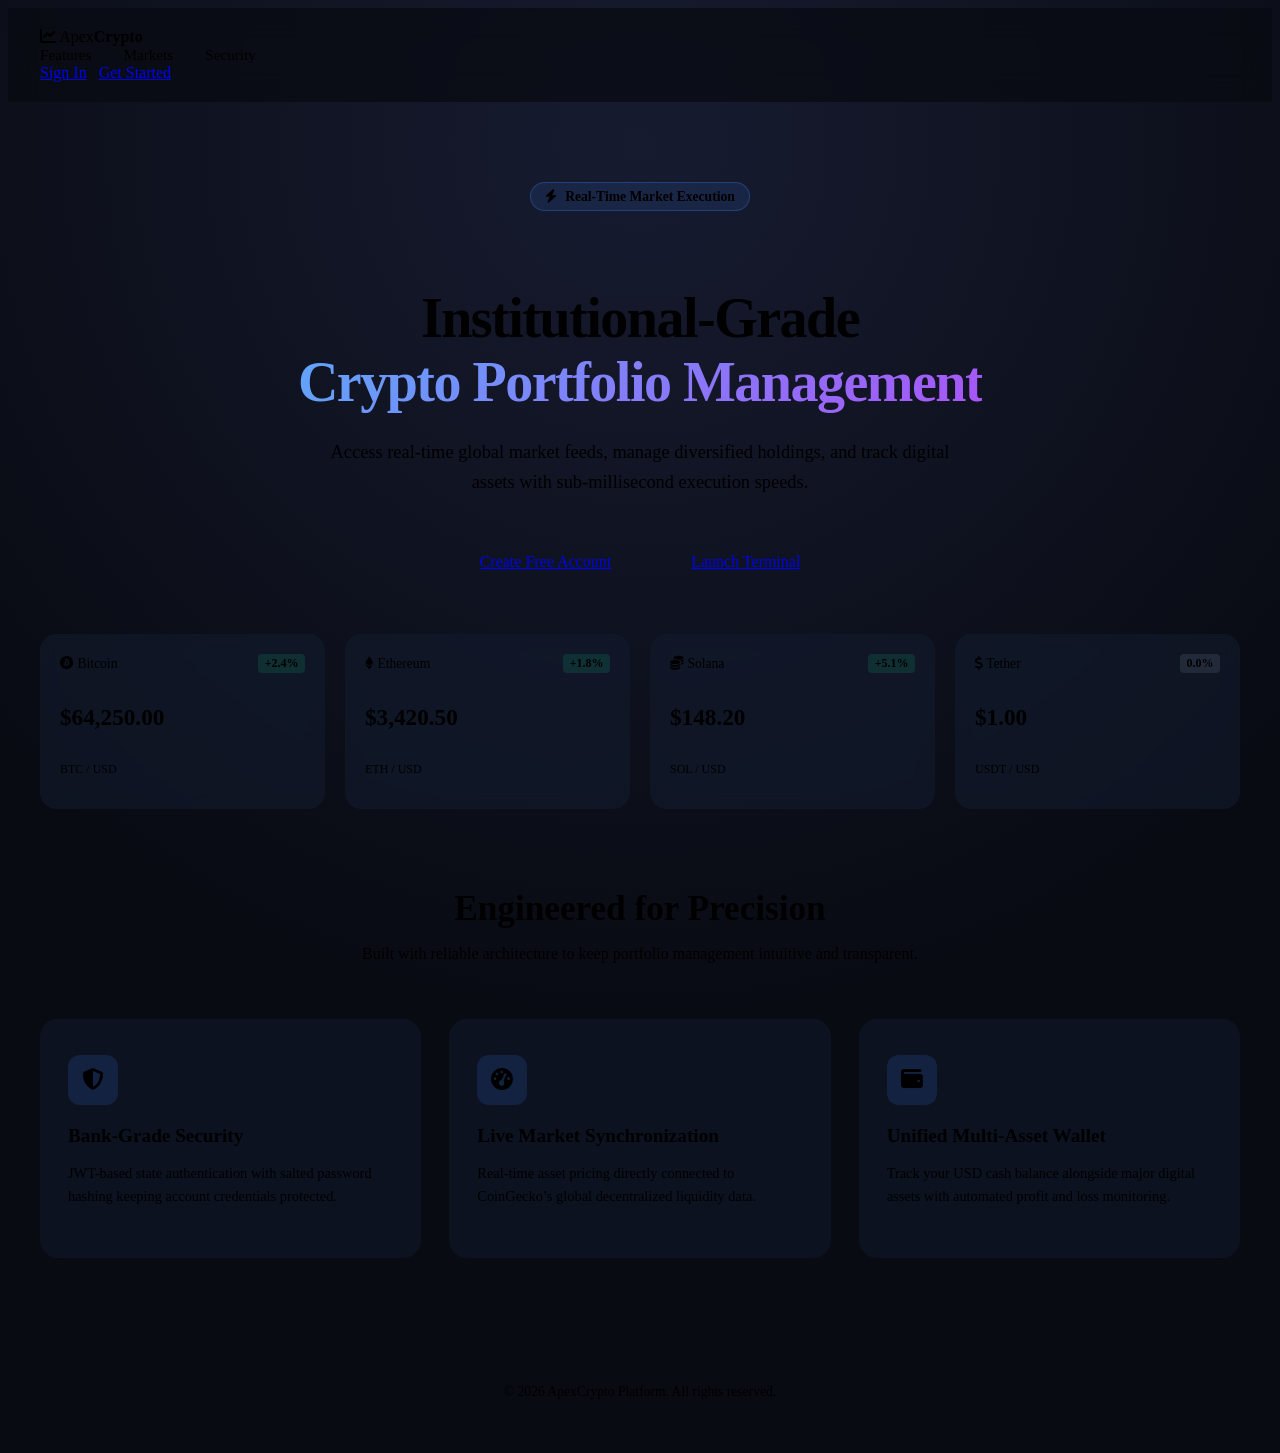
<file: index.html>
<!DOCTYPE html>
<html lang="en">
<head>
  <meta charset="UTF-8" />
  <meta name="viewport" content="width=device-width, initial-scale=1.0" />
  <title>ApexCrypto | Institutional Digital Asset Platform</title>
  <link rel="stylesheet" href="https://cdnjs.cloudflare.com/ajax/libs/font-awesome/6.4.0/css/all.min.css" />
  <link rel="stylesheet" href="css/style.css" />
</head>
<body class="landing-body">

  <!-- Top Announcement / Ticker Strip -->
  <header class="top-nav-container">
    <nav class="navbar landing-nav">
      <div class="brand">
        <i class="fas fa-chart-line brand-icon"></i>
        <span>Apex<strong>Crypto</strong></span>
      </div>
      <div class="nav-links">
        <a href="#features">Features</a>
        <a href="#markets">Markets</a>
        <a href="#security">Security</a>
      </div>
      <div class="nav-actions">
        <a href="login.html" class="btn btn-outline">Sign In</a>
        <a href="signup.html" class="btn btn-primary">Get Started</a>
      </div>
    </nav>
  </header>

  <!-- Hero Section -->
  <section class="landing-hero">
    <div class="hero-badge">
      <i class="fas fa-bolt"></i> Real-Time Market Execution
    </div>
    <h1 class="hero-title">
      Institutional-Grade <br />
      <span class="gradient-text">Crypto Portfolio Management</span>
    </h1>
    <p class="hero-subtitle">
      Access real-time global market feeds, manage diversified holdings, and track digital assets with sub-millisecond execution speeds.
    </p>
    <div class="hero-cta-group">
      <a href="signup.html" class="btn btn-primary btn-lg">Create Free Account</a>
      <a href="login.html" class="btn btn-outline btn-lg">Launch Terminal</a>
    </div>
  </section>

  <!-- Live Market Ticker Row -->
  <section id="markets" class="market-strip">
    <div class="market-card">
      <div class="market-card-top">
        <span><i class="fab fa-bitcoin text-gold"></i> Bitcoin</span>
        <span class="ticker-badge positive">+2.4%</span>
      </div>
      <h4 id="landing-btc">$64,250.00</h4>
      <p class="market-sub">BTC / USD</p>
    </div>

    <div class="market-card">
      <div class="market-card-top">
        <span><i class="fab fa-ethereum text-indigo"></i> Ethereum</span>
        <span class="ticker-badge positive">+1.8%</span>
      </div>
      <h4 id="landing-eth">$3,420.50</h4>
      <p class="market-sub">ETH / USD</p>
    </div>

    <div class="market-card">
      <div class="market-card-top">
        <span><i class="fas fa-coins text-cyan"></i> Solana</span>
        <span class="ticker-badge positive">+5.1%</span>
      </div>
      <h4 id="landing-sol">$148.20</h4>
      <p class="market-sub">SOL / USD</p>
    </div>

    <div class="market-card">
      <div class="market-card-top">
        <span><i class="fas fa-dollar-sign text-green"></i> Tether</span>
        <span class="ticker-badge neutral">0.0%</span>
      </div>
      <h4>$1.00</h4>
      <p class="market-sub">USDT / USD</p>
    </div>
  </section>

  <!-- Feature Highlights -->
  <section id="features" class="landing-section">
    <div class="section-heading">
      <h2>Engineered for Precision</h2>
      <p>Built with reliable architecture to keep portfolio management intuitive and transparent.</p>
    </div>

    <div class="features-grid">
      <div class="feature-box">
        <div class="feature-icon"><i class="fas fa-shield-halved"></i></div>
        <h3>Bank-Grade Security</h3>
        <p>JWT-based state authentication with salted password hashing keeping account credentials protected.</p>
      </div>

      <div class="feature-box">
        <div class="feature-icon"><i class="fas fa-gauge-high"></i></div>
        <h3>Live Market Synchronization</h3>
        <p>Real-time asset pricing directly connected to CoinGecko’s global decentralized liquidity data.</p>
      </div>

      <div class="feature-box">
        <div class="feature-icon"><i class="fas fa-wallet"></i></div>
        <h3>Unified Multi-Asset Wallet</h3>
        <p>Track your USD cash balance alongside major digital assets with automated profit and loss monitoring.</p>
      </div>
    </div>
  </section>

  <!-- Footer -->
  <footer class="landing-footer">
    <div class="footer-bottom">
      <p>&copy; 2026 ApexCrypto Platform. All rights reserved.</p>
    </div>
  </footer>

  <script src="js/config.js"></script>
  <script>
    // Fetch live prices on the landing page
    async function loadLandingPrices() {
      try {
        const res = await fetch(`${API_BASE_URL}/crypto/prices`);
        const data = await res.json();
        if (data.bitcoin?.usd) document.getElementById('landing-btc').textContent = `$${data.bitcoin.usd.toLocaleString()}`;
        if (data.ethereum?.usd) document.getElementById('landing-eth').textContent = `$${data.ethereum.usd.toLocaleString()}`;
        if (data.solana?.usd) document.getElementById('landing-sol').textContent = `$${data.solana.usd.toLocaleString()}`;
      } catch (err) {
        console.error('Could not refresh landing tickers', err);
      }
    }
    loadLandingPrices();
  </script>
</body>
</html>
</file>
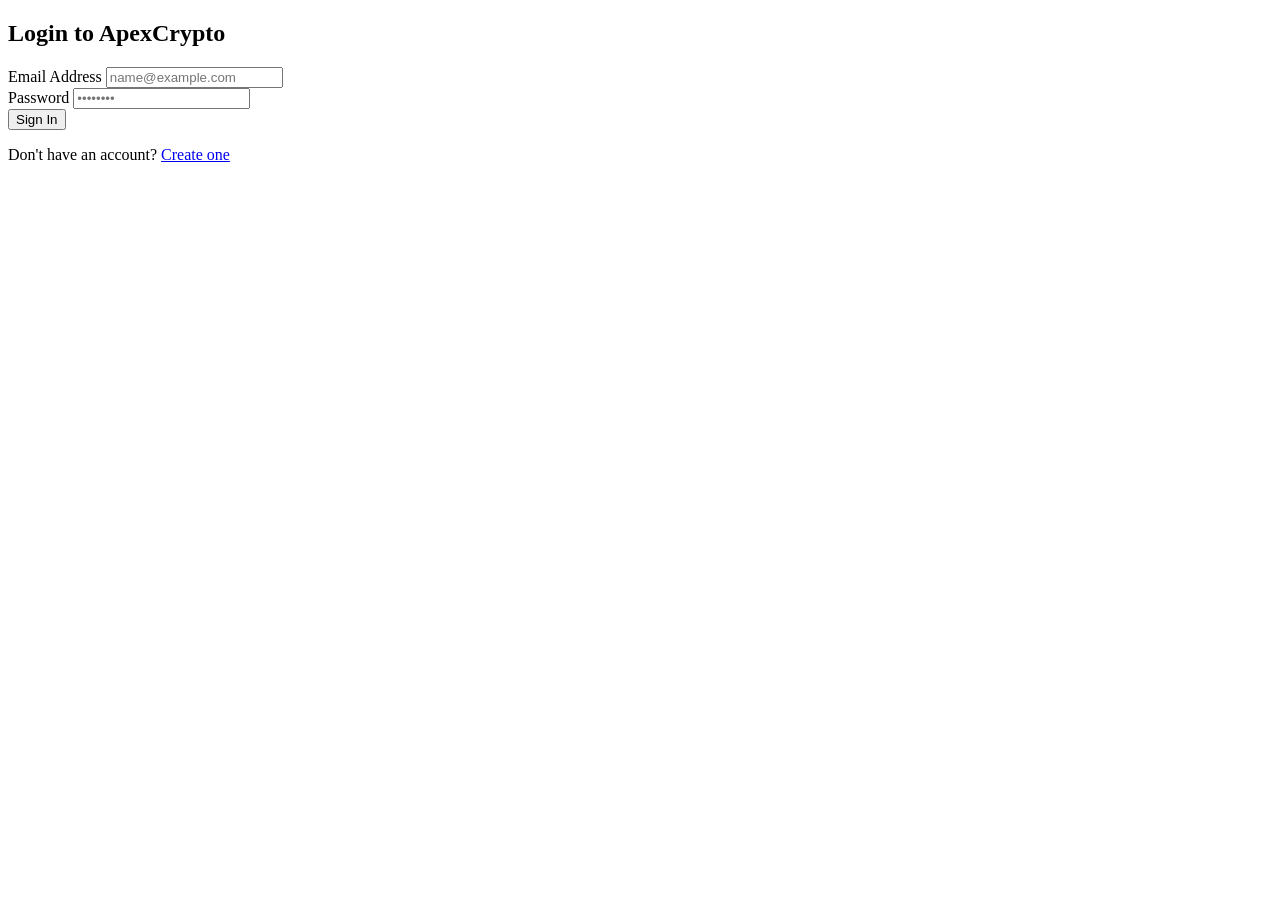
<file: dashboard.html>
<!DOCTYPE html>
<html lang="en">
<head>
  <meta charset="UTF-8" />
  <meta name="viewport" content="width=device-width, initial-scale=1.0" />
  <title>ApexCrypto | Institutional Trading & Investment</title>
  <link rel="stylesheet" href="https://cdnjs.cloudflare.com/ajax/libs/font-awesome/6.4.0/css/all.min.css" />
  <link rel="stylesheet" href="css/style.css" />
</head>
<body class="dashboard-body">

  <!-- Top Real-Time Ticker Bar -->
  <div class="crypto-ticker-bar">
    <div class="ticker-track">
      <span><i class="fab fa-bitcoin text-gold"></i> BTC/USD: <strong id="ticker-btc">$64,250.00</strong></span>
      <span><i class="fab fa-ethereum text-indigo"></i> ETH/USD: <strong id="ticker-eth">$3,420.50</strong></span>
      <span><i class="fas fa-coins text-cyan"></i> SOL/USD: <strong id="ticker-sol">$148.20</strong></span>
      <span><i class="fas fa-dollar-sign text-green"></i> USDT/USD: <strong>$1.00</strong></span>
    </div>
  </div>

  <div class="dashboard-wrapper">
    <!-- Left Navigation Sidebar -->
    <aside class="sidebar">
      <div class="brand">
        <i class="fas fa-chart-line brand-icon"></i>
        <span>Apex<strong>FX</strong></span>
      </div>

      <div class="user-preview">
        <div class="avatar"><i class="fas fa-user-shield"></i></div>
        <div class="user-meta">
          <h4 id="user-display-name">Trader</h4>
          <span id="kyc-pill" class="badge badge-unverified">KYC Unverified</span>
        </div>
      </div>

      <nav class="side-menu">
        <button class="nav-item active" data-tab="tab-overview"><i class="fas fa-wallet"></i> Overview</button>
        <button class="nav-item" data-tab="tab-trade"><i class="fas fa-exchange-alt"></i> Live Terminal</button>
        <button class="nav-item" data-tab="tab-deposit"><i class="fas fa-arrow-down"></i> Deposit</button>
        <button class="nav-item" data-tab="tab-withdraw"><i class="fas fa-arrow-up"></i> Withdraw</button>
        <button class="nav-item" data-tab="tab-kyc"><i class="fas fa-id-card"></i> Verify Account</button>
      </nav>

      <div class="sidebar-footer">
        <button id="logout-btn" class="btn-logout"><i class="fas fa-sign-out-alt"></i> Log Out</button>
      </div>
    </aside>

    <!-- Main Content Area -->
    <main class="main-viewport">
      
      <!-- TAB 1: OVERVIEW -->
      <section id="tab-overview" class="tab-content active">
        <div class="dashboard-header">
          <h2>Financial Dashboard</h2>
          <span class="date-badge" id="current-date">Live Session</span>
        </div>

        <!-- Metric Cards -->
        <div class="metrics-grid">
          <div class="metric-card">
            <span class="metric-label">Total Balance</span>
            <h3 id="cash-balance" class="metric-value">$10,000.00</h3>
            <span class="metric-badge positive">+4.2% this week</span>
          </div>
          <div class="metric-card">
            <span class="metric-label">Total Profit</span>
            <h3 class="metric-value text-green">$1,480.25</h3>
            <span class="metric-badge positive">All-Time Yield</span>
          </div>
          <div class="metric-card">
            <span class="metric-label">Active Trade Volume</span>
            <h3 class="metric-value text-cyan">$3,850.00</h3>
            <span class="metric-badge neutral">2 Live Orders</span>
          </div>
          <div class="metric-card">
            <span class="metric-label">Total Withdrawals</span>
            <h3 class="metric-value">$0.00</h3>
            <span class="metric-badge neutral">Processed</span>
          </div>
        </div>

        <!-- Chart + Holdings Section -->
        <div class="content-split">
          <div class="card chart-box">
            <div class="card-head">
              <h3>BTC/USDT Real-Time Market Feed</h3>
            </div>
            <!-- Embedded Lightweight TradingView Chart -->
            <div class="tradingview-widget-container" style="height: 380px; width: 100%;">
              <iframe 
                src="https://s.tradingview.com/widgetembed/?frameElementId=tradingview_7621c&symbol=BINANCE%3ABTCUSDT&interval=D&hidesidetoolbar=1&symboledit=1&saveimage=1&toolbarbg=f1f3f6&studies=%5B%5D&theme=dark&style=1&timezone=Etc%2FUTC&studies_overrides=%7B%7D&overrides=%7B%7D&enabled_features=%5B%5D&disabled_features=%5B%5D&locale=en" 
                style="width: 100%; height: 100%; border: none; border-radius: 12px;">
              </iframe>
            </div>
          </div>

          <div class="card">
            <div class="card-head">
              <h3>Portfolio Holdings</h3>
            </div>
            <table class="fx-table">
              <thead>
                <tr>
                  <th>Coin</th>
                  <th>Amount</th>
                  <th>Market Value</th>
                </tr>
              </thead>
              <tbody id="holdings-table-body">
                <tr><td colspan="3" style="text-align:center;">Loading holdings...</td></tr>
              </tbody>
            </table>
          </div>
        </div>
      </section>

      <!-- TAB 2: LIVE TRADE TERMINAL -->
      <section id="tab-trade" class="tab-content">
        <div class="dashboard-header">
          <h2>Order Execution Desk</h2>
        </div>
        <div class="card trade-station">
          <form id="trade-form">
            <div class="trade-grid">
              <div class="form-group">
                <label>Instrument</label>
                <select id="trade-coin">
                  <option value="bitcoin">Bitcoin (BTC/USD)</option>
                  <option value="ethereum">Ethereum (ETH/USD)</option>
                  <option value="solana">Solana (SOL/USD)</option>
                </select>
              </div>
              <div class="form-group">
                <label>Market Price</label>
                <input type="text" id="trade-price" readonly value="Loading..." />
              </div>
              <div class="form-group">
                <label>Trade Size (Units)</label>
                <input type="number" id="trade-amount" step="any" placeholder="0.05" required />
              </div>
            </div>
            <button type="submit" class="btn btn-primary btn-block">Place Instant Order</button>
          </form>
        </div>
      </section>

      <!-- TAB 3: DEPOSIT -->
      <section id="tab-deposit" class="tab-content">
        <div class="dashboard-header">
          <h2>Fund Your Account</h2>
        </div>
        <div class="card gateway-card">
          <div class="gateway-options">
            <button class="gateway-btn active" data-method="btc"><i class="fab fa-bitcoin"></i> Bitcoin</button>
            <button class="gateway-btn" data-method="usdt"><i class="fas fa-coins"></i> USDT (TRC-20)</button>
            <button class="gateway-btn" data-method="bank"><i class="fas fa-university"></i> Bank Wire</button>
          </div>
          <div id="deposit-instructions" class="gateway-content">
            <!-- Populated dynamically via dashboard.js -->
          </div>
        </div>
      </section>

      <!-- TAB 4: WITHDRAW -->
      <section id="tab-withdraw" class="tab-content">
        <div class="dashboard-header">
          <h2>Capital Withdrawal</h2>
        </div>
        <div class="card gateway-card">
          <form id="withdraw-form">
            <div class="form-group">
              <label>Withdrawal Channel</label>
              <select id="withdraw-method">
                <option value="btc">Bitcoin Network</option>
                <option value="usdt">Tether USD (TRC-20)</option>
                <option value="bank">Direct Wire Settlement</option>
              </select>
            </div>
            <div class="form-group">
              <label>Destination Address or Bank Account</label>
              <input type="text" id="withdraw-address" required placeholder="Enter destination wallet or account number" />
            </div>
            <div class="form-group">
              <label>Amount in USD</label>
              <input type="number" id="withdraw-amount" min="10" step="any" required placeholder="500.00" />
            </div>
            <button type="submit" class="btn btn-primary btn-block">Authorize Withdrawal</button>
          </form>
        </div>
      </section>

      <!-- TAB 5: KYC VERIFICATION -->
      <section id="tab-kyc" class="tab-content">
        <div class="dashboard-header">
          <h2>KYC & Regulatory Compliance</h2>
        </div>
        <div class="card gateway-card">
          <p class="section-desc">Submit your government-issued identification to unlock institutional withdrawal limits and full platform features.</p>
          <form id="kyc-form">
            <div class="form-group">
              <label>Document Class</label>
              <select id="kyc-doc-type">
                <option value="passport">International Passport</option>
                <option value="drivers_license">Driver's License</option>
                <option value="national_id">National Identity Card</option>
              </select>
            </div>
            <div class="form-group">
              <label>ID Document Number</label>
              <input type="text" id="kyc-doc-number" required placeholder="e.g. A9283710" />
            </div>
            <button type="submit" class="btn btn-primary btn-block">Submit Verification Credentials</button>
          </form>
        </div>
      </section>

    </main>
  </div>

  <script src="js/config.js"></script>
  <script src="js/dashboard.js"></script>
</body>
</html>
</file>
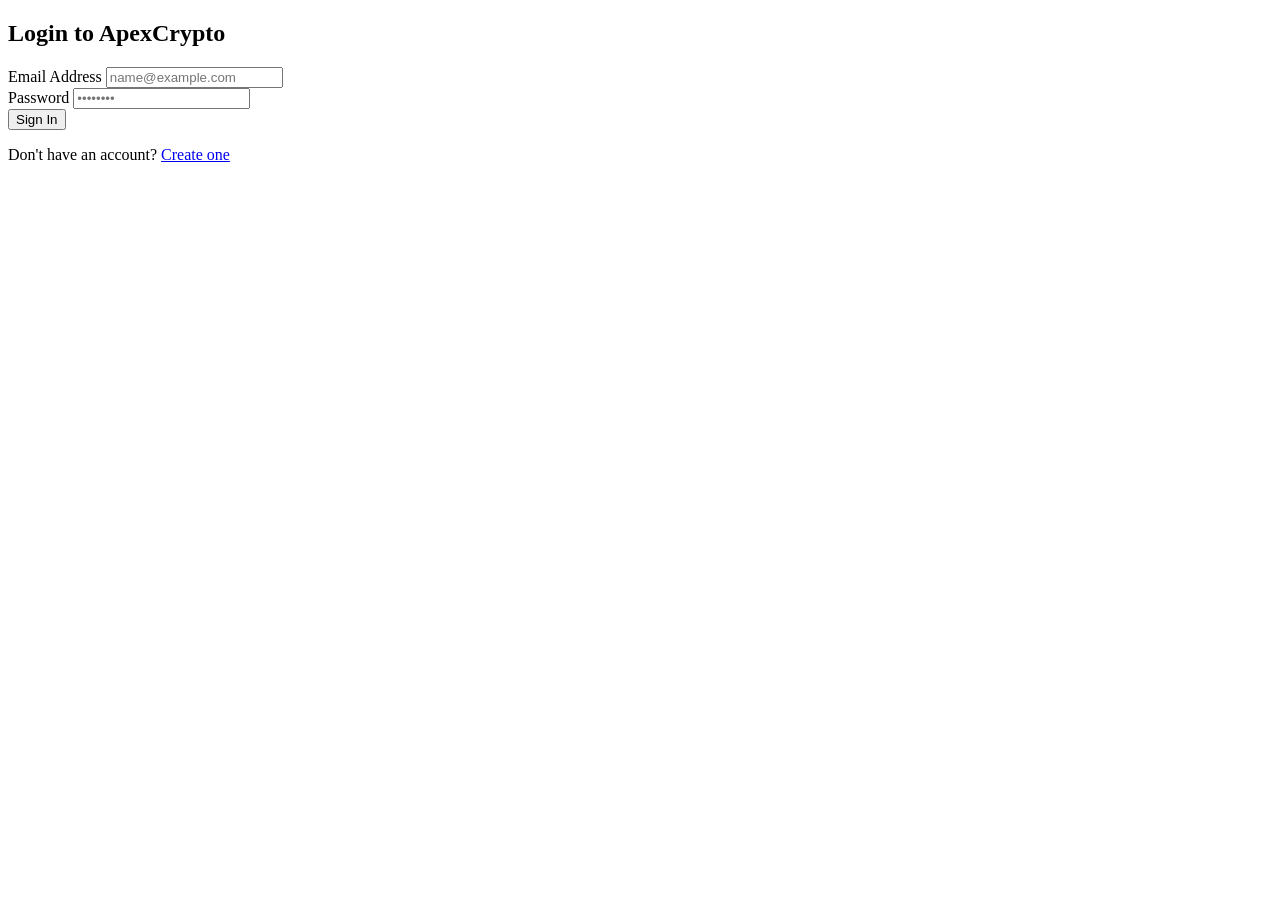
<file: login.html>
<!DOCTYPE html>
<html lang="en">
<head>
  <meta charset="UTF-8">
  <meta name="viewport" content="width=device-width, initial-scale=1.0">
  <title>ApexCrypto - Login</title>
  <link rel="stylesheet" href="css/style.css">
</head>
<body class="auth-body">
  <div class="auth-card">
    <h2>Login to ApexCrypto</h2>
    <form id="login-form">
      <div class="form-group">
        <label for="email">Email Address</label>
        <input type="email" id="email" required placeholder="name@example.com">
      </div>
      <div class="form-group">
        <label for="password">Password</label>
        <input type="password" id="password" required placeholder="••••••••">
      </div>
      <button type="submit" class="btn btn-primary">Sign In</button>
    </form>
    <p class="auth-footer">Don't have an account? <a href="signup.html">Create one</a></p>
  </div>

  <script src="js/config.js"></script>
  <script src="js/auth.js"></script>
</body>
</html>
</file>
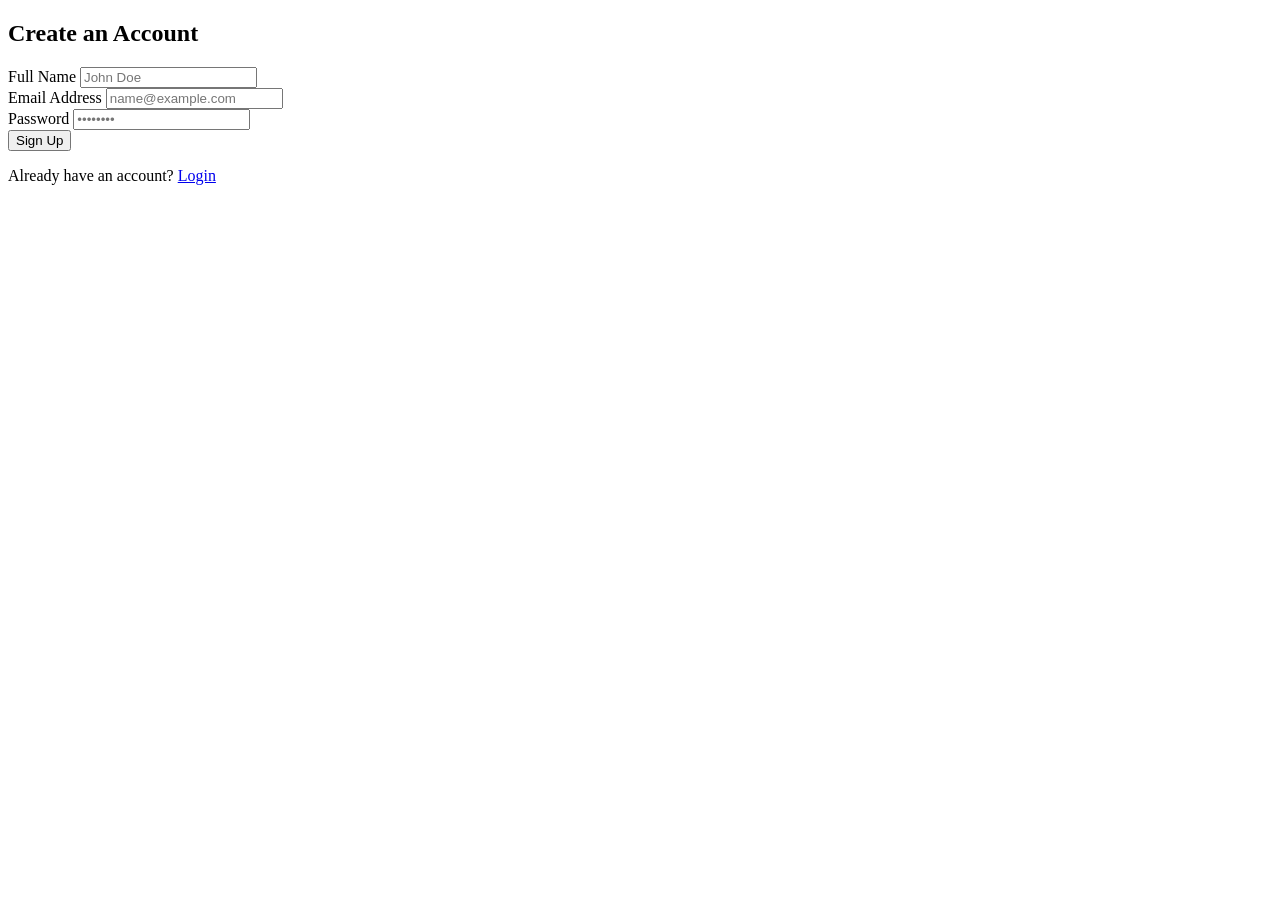
<file: signup.html>
<!DOCTYPE html>
<html lang="en">
<head>
  <meta charset="UTF-8">
  <meta name="viewport" content="width=device-width, initial-scale=1.0">
  <title>ApexCrypto - Register</title>
  <link rel="stylesheet" href="css/style.css">
</head>
<body class="auth-body">
  <div class="auth-card">
    <h2>Create an Account</h2>
    <form id="signup-form">
      <div class="form-group">
        <label for="name">Full Name</label>
        <input type="text" id="name" required placeholder="John Doe">
      </div>
      <div class="form-group">
        <label for="email">Email Address</label>
        <input type="email" id="email" required placeholder="name@example.com">
      </div>
      <div class="form-group">
        <label for="password">Password</label>
        <input type="password" id="password" required placeholder="••••••••">
      </div>
      <button type="submit" class="btn btn-primary">Sign Up</button>
    </form>
    <p class="auth-footer">Already have an account? <a href="login.html">Login</a></p>
  </div>

  <script src="js/config.js"></script>
  <script src="js/auth.js"></script>
</body>
</html>
</file>
<file: css/style.css>
/* Landing Specific Layout */
body.landing-body {
  background: radial-gradient(circle at 50% 10%, #171b30 0%, #080b12 60%);
  color: var(--text-primary);
  min-height: 100vh;
  display: block;
}

.top-nav-container {
  width: 100%;
  position: sticky;
  top: 0;
  z-index: 100;
  backdrop-filter: blur(16px);
  background: rgba(8, 11, 18, 0.75);
  border-bottom: 1px solid var(--border-color);
}

.landing-nav {
  max-width: 1200px;
  margin: 0 auto;
  padding: 1.25rem 2rem;
  background: transparent;
  border-bottom: none;
}

.nav-links {
  display: flex;
  gap: 2rem;
}

.nav-links a {
  color: var(--text-muted);
  text-decoration: none;
  font-weight: 500;
  font-size: 0.95rem;
  transition: color 0.2s;
}

.nav-links a:hover {
  color: #fff;
}

.nav-actions {
  display: flex;
  gap: 0.75rem;
}

/* Hero Section */
.landing-hero {
  max-width: 900px;
  margin: 5rem auto 3rem;
  text-align: center;
  padding: 0 1.5rem;
}

.hero-badge {
  display: inline-flex;
  align-items: center;
  gap: 0.5rem;
  background: rgba(59, 130, 246, 0.12);
  border: 1px solid rgba(59, 130, 246, 0.3);
  color: var(--primary);
  padding: 0.35rem 0.9rem;
  border-radius: 30px;
  font-size: 0.85rem;
  font-weight: 600;
  margin-bottom: 1.75rem;
}

.hero-title {
  font-size: 3.5rem;
  font-weight: 800;
  line-height: 1.15;
  letter-spacing: -1.5px;
  margin-bottom: 1.5rem;
}

.gradient-text {
  background: linear-gradient(135deg, #60a5fa 0%, #a855f7 100%);
  -webkit-background-clip: text;
  -webkit-text-fill-color: transparent;
}

.hero-subtitle {
  font-size: 1.15rem;
  color: var(--text-muted);
  max-width: 650px;
  margin: 0 auto 2.5rem;
  line-height: 1.6;
}

.hero-cta-group {
  display: flex;
  justify-content: center;
  gap: 1rem;
}

.btn-lg {
  padding: 0.95rem 2rem;
  font-size: 1rem;
}

/* Market Strip */
.market-strip {
  max-width: 1200px;
  margin: 2rem auto 5rem;
  padding: 0 1.5rem;
  display: grid;
  grid-template-columns: repeat(auto-fit, minmax(240px, 1fr));
  gap: 1.25rem;
}

.market-card {
  background: rgba(19, 27, 46, 0.6);
  border: 1px solid var(--border-color);
  backdrop-filter: blur(8px);
  padding: 1.25rem;
  border-radius: 16px;
  transition: transform 0.2s, border-color 0.2s;
}

.market-card:hover {
  transform: translateY(-3px);
  border-color: rgba(59, 130, 246, 0.4);
}

.market-card-top {
  display: flex;
  justify-content: space-between;
  align-items: center;
  font-size: 0.85rem;
  color: var(--text-muted);
  margin-bottom: 0.5rem;
}

.ticker-badge {
  font-size: 0.75rem;
  font-weight: 700;
  padding: 0.15rem 0.4rem;
  border-radius: 4px;
}

.ticker-badge.positive {
  background: rgba(16, 185, 129, 0.15);
  color: var(--accent-green);
}

.ticker-badge.neutral {
  background: rgba(148, 163, 184, 0.15);
  color: var(--text-muted);
}

.market-card h4 {
  font-size: 1.45rem;
  font-weight: 800;
}

.market-sub {
  font-size: 0.75rem;
  color: var(--text-muted);
  margin-top: 0.25rem;
}

/* Feature Grid */
.landing-section {
  max-width: 1200px;
  margin: 4rem auto;
  padding: 0 1.5rem;
}

.section-heading {
  text-align: center;
  margin-bottom: 3.5rem;
}

.section-heading h2 {
  font-size: 2.2rem;
  font-weight: 800;
  margin-bottom: 0.75rem;
}

.section-heading p {
  color: var(--text-muted);
  font-size: 1rem;
}

.features-grid {
  display: grid;
  grid-template-columns: repeat(auto-fit, minmax(300px, 1fr));
  gap: 1.75rem;
}

.feature-box {
  background: rgba(19, 27, 46, 0.5);
  border: 1px solid var(--border-color);
  padding: 2.25rem 1.75rem;
  border-radius: 18px;
}

.feature-icon {
  width: 50px;
  height: 50px;
  border-radius: 12px;
  background: rgba(59, 130, 246, 0.15);
  color: var(--primary);
  display: grid;
  place-items: center;
  font-size: 1.35rem;
  margin-bottom: 1.25rem;
}

.feature-box h3 {
  font-size: 1.2rem;
  margin-bottom: 0.65rem;
}

.feature-box p {
  color: var(--text-muted);
  font-size: 0.9rem;
  line-height: 1.6;
}

/* Landing Footer */
.landing-footer {
  border-top: 1px solid var(--border-color);
  padding: 2rem 1.5rem;
  text-align: center;
  color: var(--text-muted);
  font-size: 0.85rem;
  margin-top: 5rem;
}

@media (max-width: 768px) {
  .hero-title { font-size: 2.25rem; }
  .nav-links { display: none; }
  .hero-cta-group { flex-direction: column; }
}
</file>
